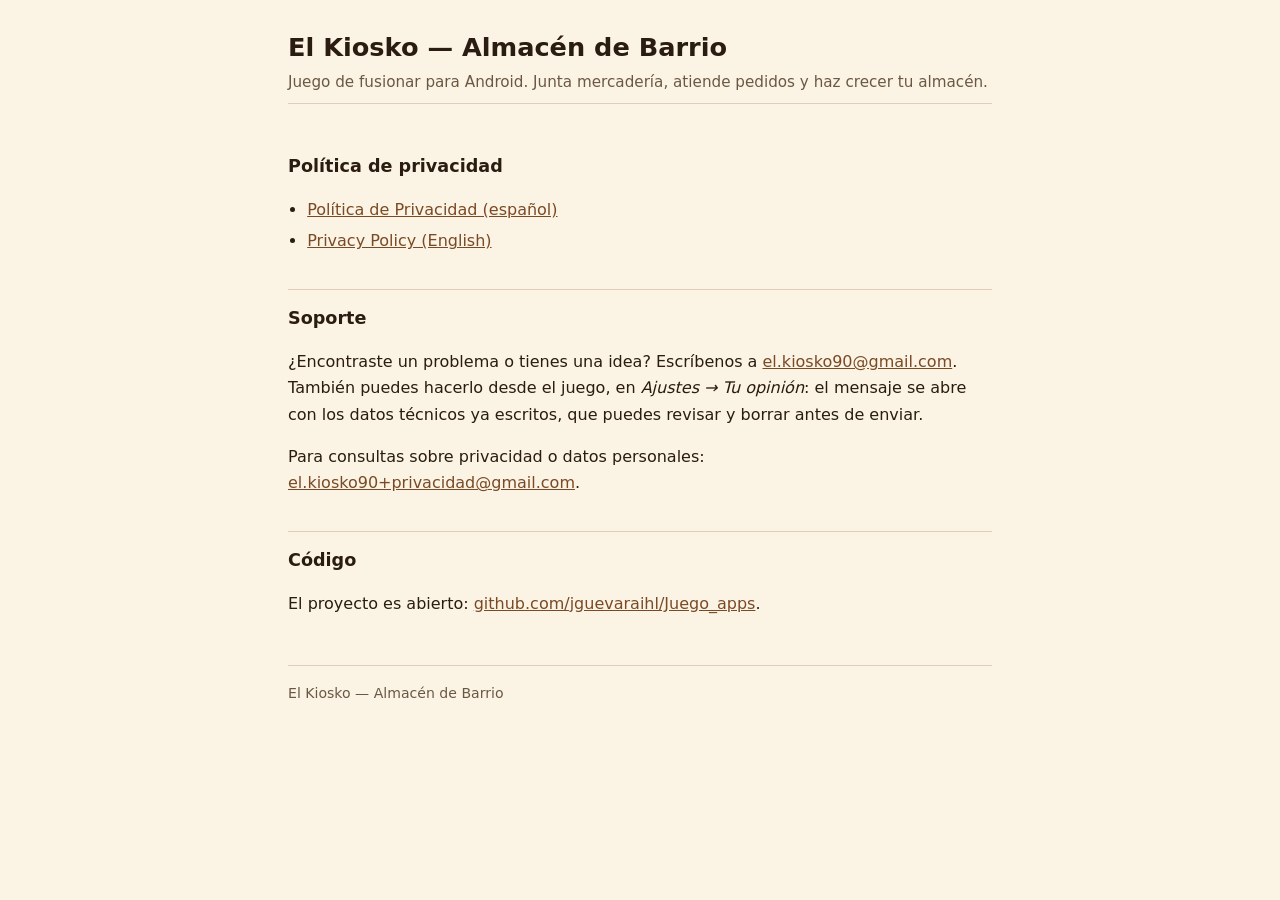
<file: docs/index.html>
<!doctype html>
<html lang="es">
<head>
<meta charset="utf-8">
<meta name="viewport" content="width=device-width, initial-scale=1">
<title>El Kiosko — Almacén de Barrio</title>
<link rel="stylesheet" href="estilo.css">
</head>
<body>

<header>
  <h1>El Kiosko — Almacén de Barrio</h1>
  <p class="sub">Juego de fusionar para Android. Junta mercadería, atiende
  pedidos y haz crecer tu almacén.</p>
</header>

<main>

<h2>Política de privacidad</h2>
<ul>
  <li><a href="privacidad.html">Política de Privacidad (español)</a></li>
  <li><a href="privacy.html">Privacy Policy (English)</a></li>
</ul>

<h2>Soporte</h2>
<p>¿Encontraste un problema o tienes una idea? Escríbenos a
<a href="mailto:el.kiosko90@gmail.com">el.kiosko90@gmail.com</a>.
También puedes hacerlo desde el juego, en <em>Ajustes → Tu opinión</em>: el
mensaje se abre con los datos técnicos ya escritos, que puedes revisar y borrar
antes de enviar.</p>
<p>Para consultas sobre privacidad o datos personales:
<a href="mailto:el.kiosko90+privacidad@gmail.com">el.kiosko90+privacidad@gmail.com</a>.</p>

<h2>Código</h2>
<p>El proyecto es abierto:
<a href="https://github.com/jguevaraihl/Juego_apps">github.com/jguevaraihl/Juego_apps</a>.</p>

</main>

<footer>
  El Kiosko — Almacén de Barrio
</footer>

</body>
</html>
</file>
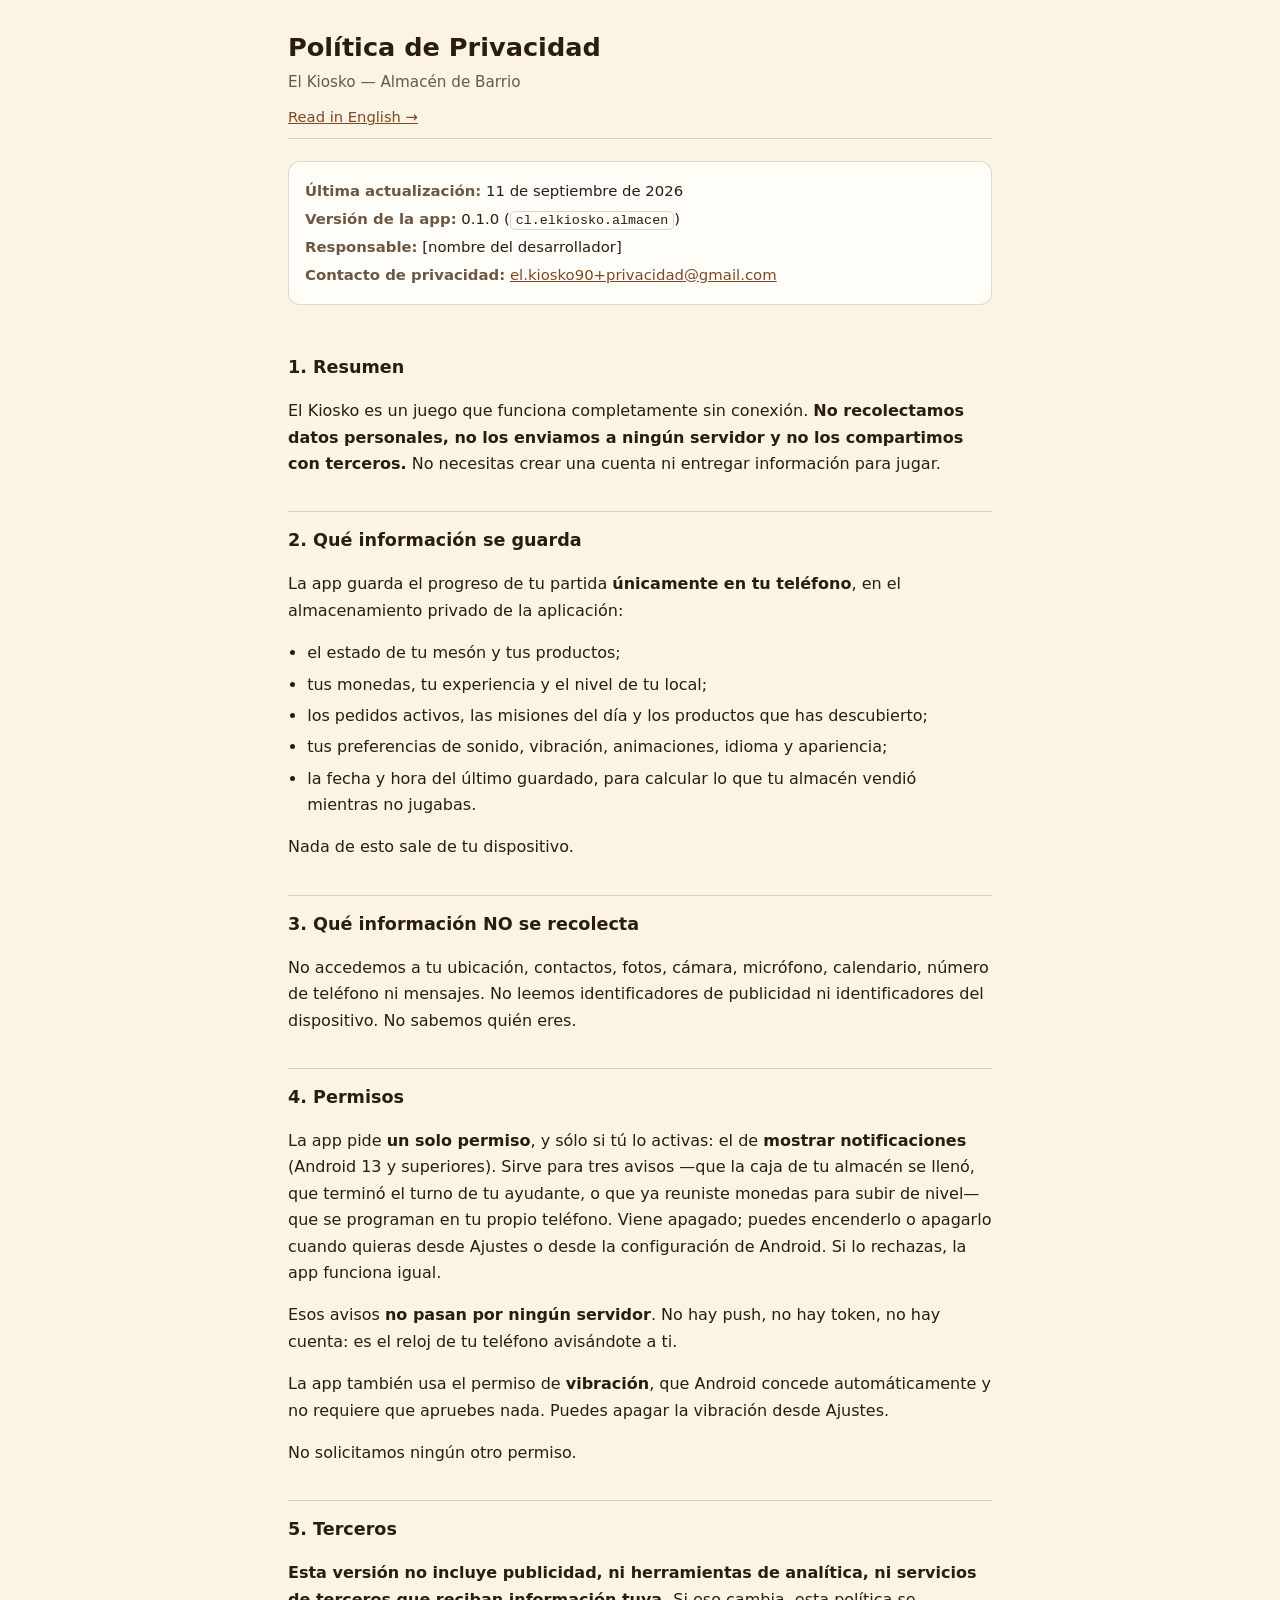
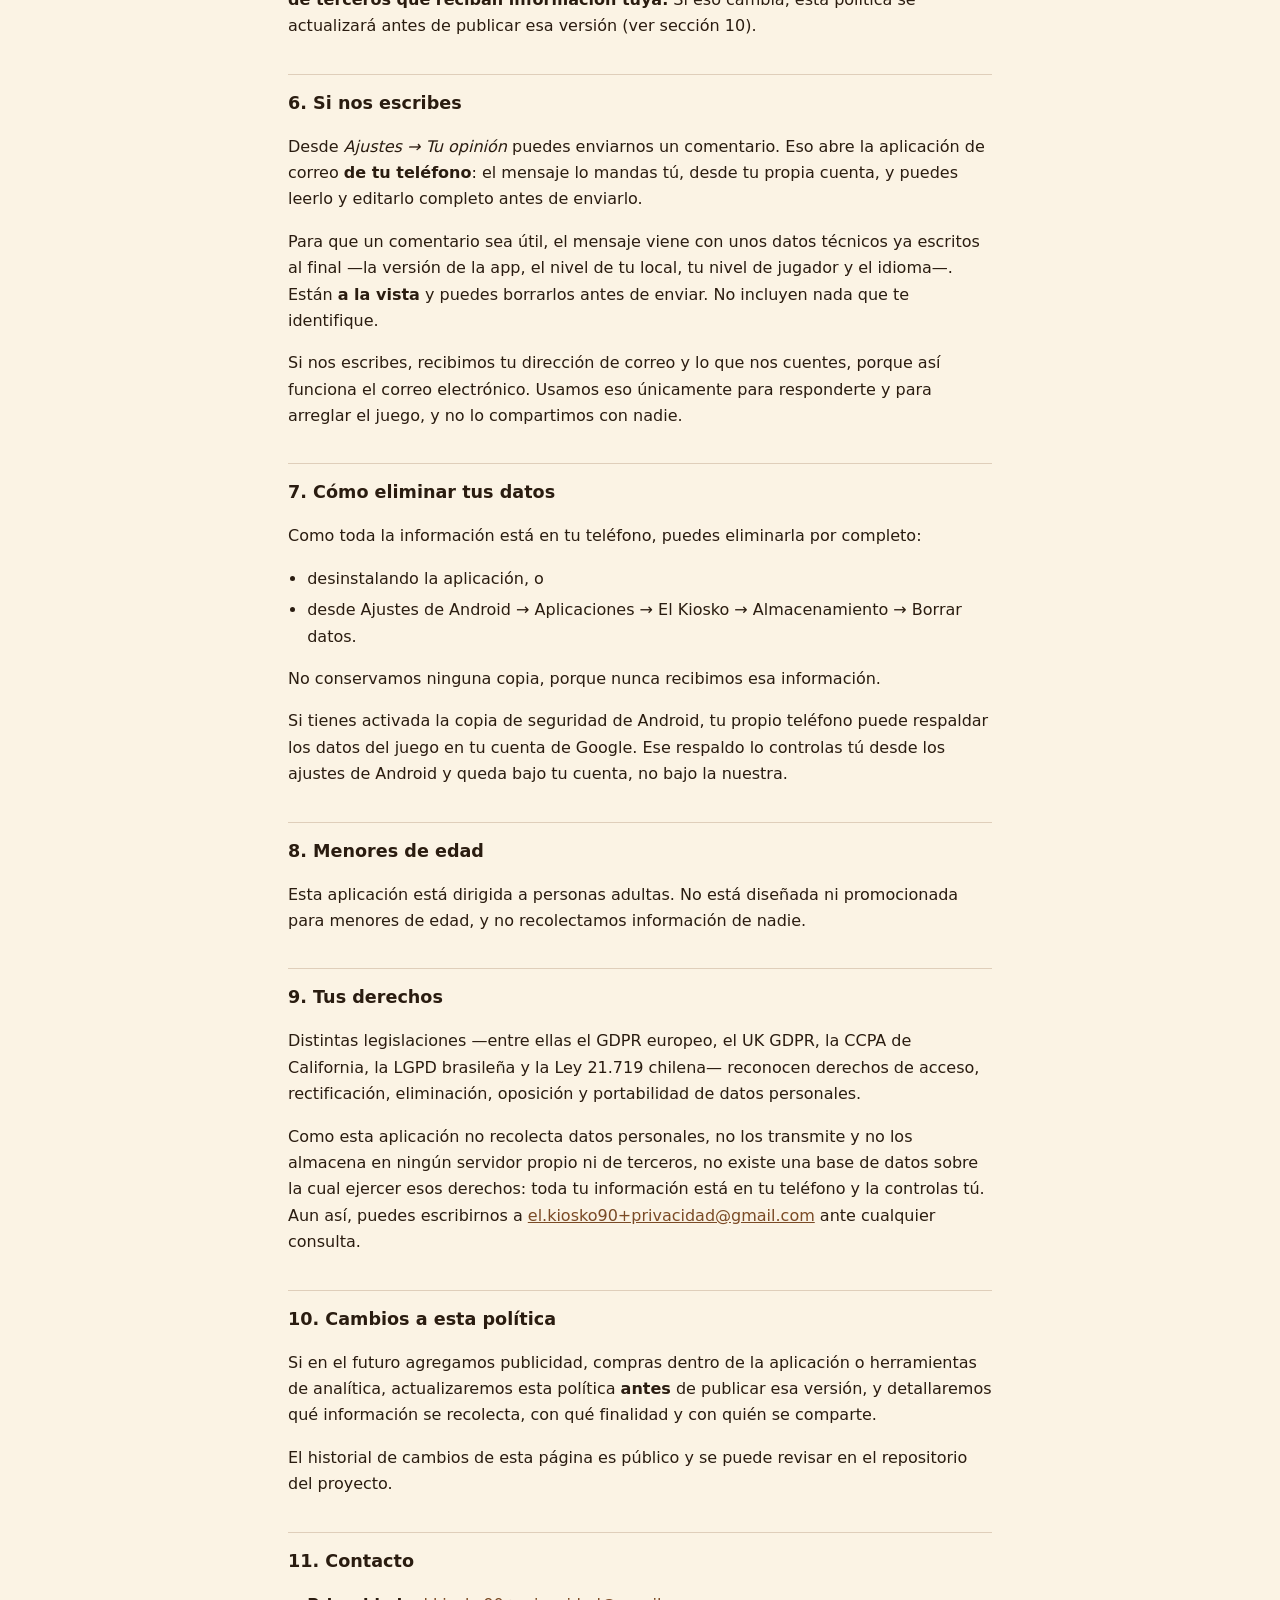
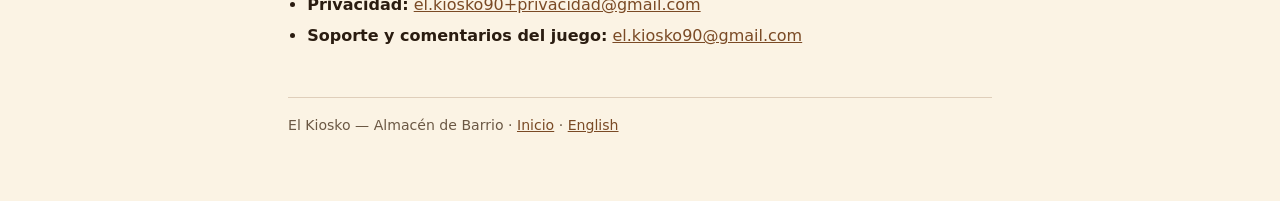
<file: docs/privacidad.html>
<!doctype html>
<html lang="es">
<head>
<meta charset="utf-8">
<meta name="viewport" content="width=device-width, initial-scale=1">
<title>Política de Privacidad — El Kiosko: Almacén de Barrio</title>
<link rel="stylesheet" href="estilo.css">
</head>
<body>

<header>
  <h1>Política de Privacidad</h1>
  <p class="sub">El Kiosko — Almacén de Barrio</p>
  <a class="lang" href="privacy.html">Read in English →</a>
</header>

<main>

<div class="meta">
  <div><b>Última actualización:</b> 11 de septiembre de 2026</div>
  <div><b>Versión de la app:</b> 0.1.0 (<code>cl.elkiosko.almacen</code>)</div>
  <div><b>Responsable:</b> <!-- CAMBIAR: nombre o razón social del publisher, el mismo que se declara en Google Play Console -->[nombre del desarrollador]</div>
  <div><b>Contacto de privacidad:</b> <a href="mailto:el.kiosko90+privacidad@gmail.com">el.kiosko90+privacidad@gmail.com</a></div>
</div>

<h2>1. Resumen</h2>
<p>El Kiosko es un juego que funciona completamente sin conexión.
<strong>No recolectamos datos personales, no los enviamos a ningún servidor y no
los compartimos con terceros.</strong> No necesitas crear una cuenta ni entregar
información para jugar.</p>

<h2>2. Qué información se guarda</h2>
<p>La app guarda el progreso de tu partida <strong>únicamente en tu
teléfono</strong>, en el almacenamiento privado de la aplicación:</p>
<ul>
  <li>el estado de tu mesón y tus productos;</li>
  <li>tus monedas, tu experiencia y el nivel de tu local;</li>
  <li>los pedidos activos, las misiones del día y los productos que has descubierto;</li>
  <li>tus preferencias de sonido, vibración, animaciones, idioma y apariencia;</li>
  <li>la fecha y hora del último guardado, para calcular lo que tu almacén
      vendió mientras no jugabas.</li>
</ul>
<p>Nada de esto sale de tu dispositivo.</p>

<h2>3. Qué información NO se recolecta</h2>
<p>No accedemos a tu ubicación, contactos, fotos, cámara, micrófono, calendario,
número de teléfono ni mensajes. No leemos identificadores de publicidad ni
identificadores del dispositivo. No sabemos quién eres.</p>

<h2>4. Permisos</h2>
<p>La app pide <strong>un solo permiso</strong>, y sólo si tú lo activas: el de
<strong>mostrar notificaciones</strong> (Android 13 y superiores). Sirve para
tres avisos —que la caja de tu almacén se llenó, que terminó el turno de tu
ayudante, o que ya reuniste monedas para subir de nivel— que se programan en tu
propio teléfono. Viene apagado; puedes encenderlo o apagarlo cuando quieras
desde Ajustes o desde la configuración de Android. Si lo rechazas, la app
funciona igual.</p>
<p>Esos avisos <strong>no pasan por ningún servidor</strong>. No hay push, no hay
token, no hay cuenta: es el reloj de tu teléfono avisándote a ti.</p>
<p>La app también usa el permiso de <strong>vibración</strong>, que Android
concede automáticamente y no requiere que apruebes nada. Puedes apagar la
vibración desde Ajustes.</p>
<p>No solicitamos ningún otro permiso.</p>

<h2>5. Terceros</h2>
<p><strong>Esta versión no incluye publicidad, ni herramientas de analítica, ni
servicios de terceros que reciban información tuya.</strong> Si eso cambia, esta
política se actualizará antes de publicar esa versión (ver sección 10).</p>

<h2>6. Si nos escribes</h2>
<p>Desde <em>Ajustes → Tu opinión</em> puedes enviarnos un comentario. Eso abre
la aplicación de correo <strong>de tu teléfono</strong>: el mensaje lo mandas tú,
desde tu propia cuenta, y puedes leerlo y editarlo completo antes de enviarlo.</p>
<p>Para que un comentario sea útil, el mensaje viene con unos datos técnicos ya
escritos al final —la versión de la app, el nivel de tu local, tu nivel de
jugador y el idioma—. Están <strong>a la vista</strong> y puedes borrarlos antes
de enviar. No incluyen nada que te identifique.</p>
<p>Si nos escribes, recibimos tu dirección de correo y lo que nos cuentes,
porque así funciona el correo electrónico. Usamos eso únicamente para
responderte y para arreglar el juego, y no lo compartimos con nadie.</p>

<h2>7. Cómo eliminar tus datos</h2>
<p>Como toda la información está en tu teléfono, puedes eliminarla por
completo:</p>
<ul>
  <li>desinstalando la aplicación, o</li>
  <li>desde Ajustes de Android → Aplicaciones → El Kiosko → Almacenamiento →
      Borrar datos.</li>
</ul>
<p>No conservamos ninguna copia, porque nunca recibimos esa información.</p>
<p>Si tienes activada la copia de seguridad de Android, tu propio teléfono puede
respaldar los datos del juego en tu cuenta de Google. Ese respaldo lo controlas
tú desde los ajustes de Android y queda bajo tu cuenta, no bajo la nuestra.</p>

<h2>8. Menores de edad</h2>
<p>Esta aplicación está dirigida a personas adultas. No está diseñada ni
promocionada para menores de edad, y no recolectamos información de nadie.</p>

<h2>9. Tus derechos</h2>
<p>Distintas legislaciones —entre ellas el GDPR europeo, el UK GDPR, la CCPA de
California, la LGPD brasileña y la Ley 21.719 chilena— reconocen derechos de
acceso, rectificación, eliminación, oposición y portabilidad de datos
personales.</p>
<p>Como esta aplicación no recolecta datos personales, no los transmite y no los
almacena en ningún servidor propio ni de terceros, no existe una base de datos
sobre la cual ejercer esos derechos: toda tu información está en tu teléfono y
la controlas tú. Aun así, puedes escribirnos a
<a href="mailto:el.kiosko90+privacidad@gmail.com">el.kiosko90+privacidad@gmail.com</a>
ante cualquier consulta.</p>

<h2>10. Cambios a esta política</h2>
<p>Si en el futuro agregamos publicidad, compras dentro de la aplicación o
herramientas de analítica, actualizaremos esta política <strong>antes</strong> de
publicar esa versión, y detallaremos qué información se recolecta, con qué
finalidad y con quién se comparte.</p>
<p>El historial de cambios de esta página es público y se puede revisar en el
repositorio del proyecto.</p>

<h2>11. Contacto</h2>
<ul>
  <li><b>Privacidad:</b>
      <a href="mailto:el.kiosko90+privacidad@gmail.com">el.kiosko90+privacidad@gmail.com</a></li>
  <li><b>Soporte y comentarios del juego:</b>
      <a href="mailto:el.kiosko90@gmail.com">el.kiosko90@gmail.com</a></li>
</ul>

</main>

<footer>
  El Kiosko — Almacén de Barrio ·
  <a href="index.html">Inicio</a> ·
  <a href="privacy.html">English</a>
</footer>

</body>
</html>
</file>
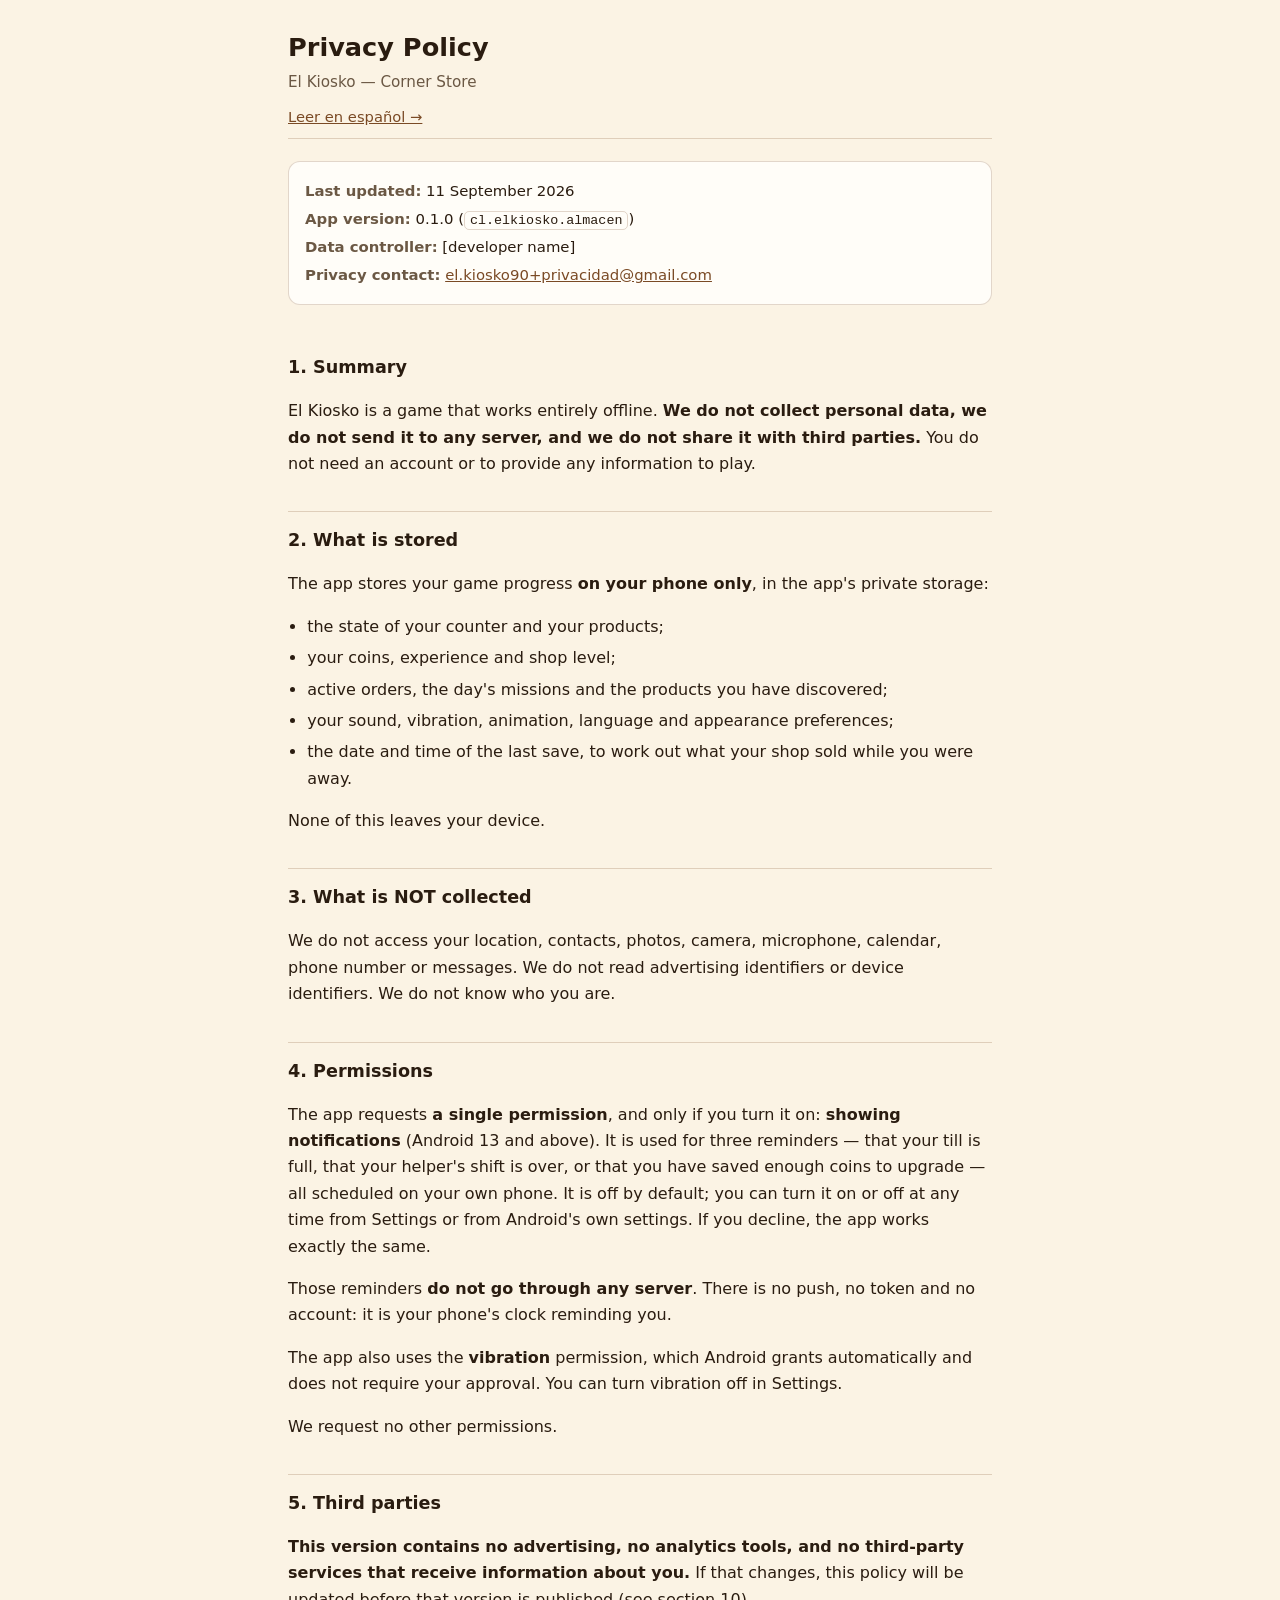
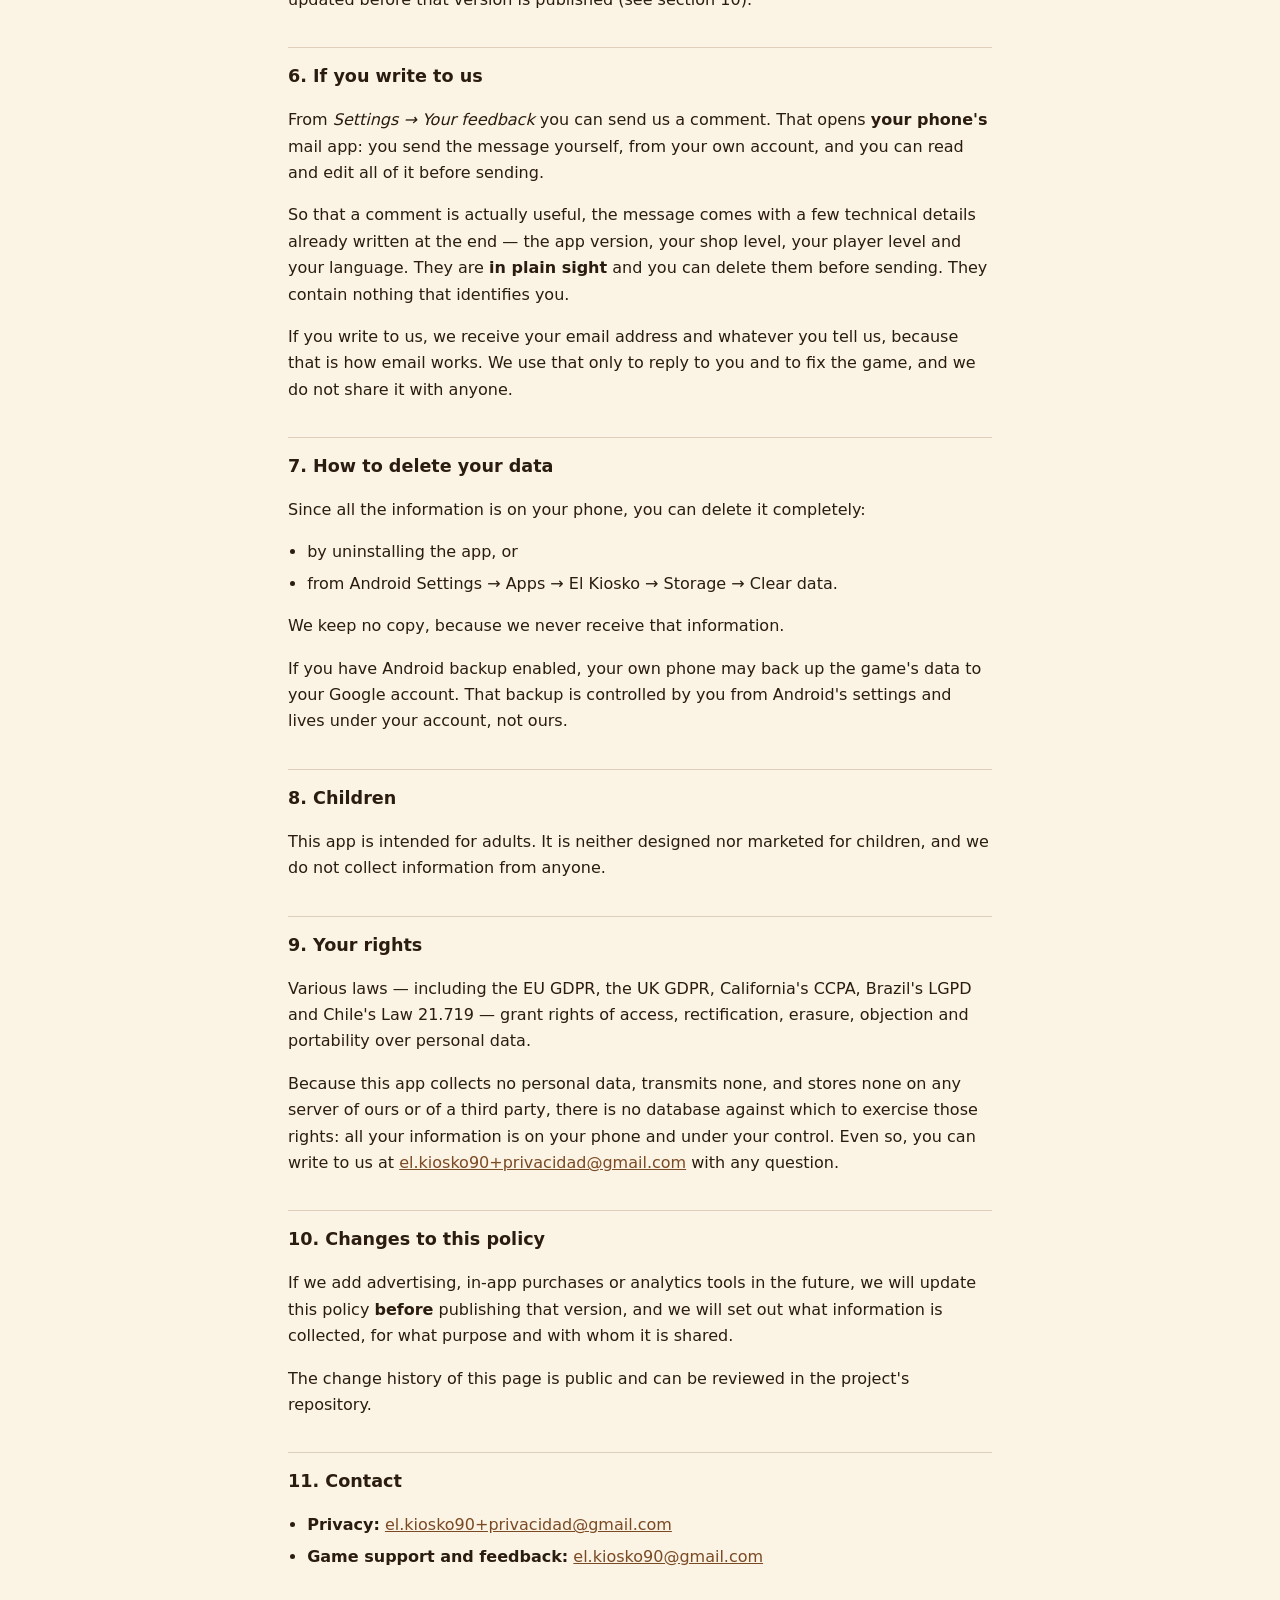
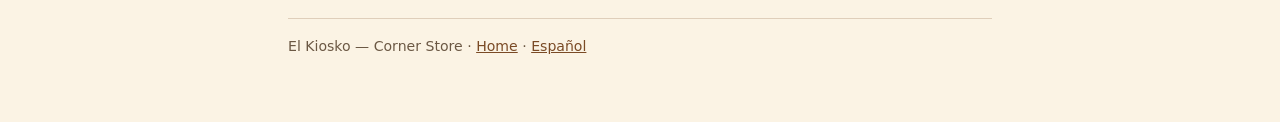
<file: docs/privacy.html>
<!doctype html>
<html lang="en">
<head>
<meta charset="utf-8">
<meta name="viewport" content="width=device-width, initial-scale=1">
<title>Privacy Policy — El Kiosko: Corner Store</title>
<link rel="stylesheet" href="estilo.css">
</head>
<body>

<header>
  <h1>Privacy Policy</h1>
  <p class="sub">El Kiosko — Corner Store</p>
  <a class="lang" href="privacidad.html">Leer en español →</a>
</header>

<main>

<div class="meta">
  <div><b>Last updated:</b> 11 September 2026</div>
  <div><b>App version:</b> 0.1.0 (<code>cl.elkiosko.almacen</code>)</div>
  <div><b>Data controller:</b> <!-- CAMBIAR: mismo nombre que en la versión en español -->[developer name]</div>
  <div><b>Privacy contact:</b> <a href="mailto:el.kiosko90+privacidad@gmail.com">el.kiosko90+privacidad@gmail.com</a></div>
</div>

<h2>1. Summary</h2>
<p>El Kiosko is a game that works entirely offline. <strong>We do not collect
personal data, we do not send it to any server, and we do not share it with
third parties.</strong> You do not need an account or to provide any information
to play.</p>

<h2>2. What is stored</h2>
<p>The app stores your game progress <strong>on your phone only</strong>, in the
app's private storage:</p>
<ul>
  <li>the state of your counter and your products;</li>
  <li>your coins, experience and shop level;</li>
  <li>active orders, the day's missions and the products you have discovered;</li>
  <li>your sound, vibration, animation, language and appearance preferences;</li>
  <li>the date and time of the last save, to work out what your shop sold while
      you were away.</li>
</ul>
<p>None of this leaves your device.</p>

<h2>3. What is NOT collected</h2>
<p>We do not access your location, contacts, photos, camera, microphone,
calendar, phone number or messages. We do not read advertising identifiers or
device identifiers. We do not know who you are.</p>

<h2>4. Permissions</h2>
<p>The app requests <strong>a single permission</strong>, and only if you turn it
on: <strong>showing notifications</strong> (Android 13 and above). It is used for
three reminders — that your till is full, that your helper's shift is over, or
that you have saved enough coins to upgrade — all scheduled on your own phone.
It is off by default; you can turn it on or off at any time from Settings or from
Android's own settings. If you decline, the app works exactly the same.</p>
<p>Those reminders <strong>do not go through any server</strong>. There is no
push, no token and no account: it is your phone's clock reminding you.</p>
<p>The app also uses the <strong>vibration</strong> permission, which Android
grants automatically and does not require your approval. You can turn vibration
off in Settings.</p>
<p>We request no other permissions.</p>

<h2>5. Third parties</h2>
<p><strong>This version contains no advertising, no analytics tools, and no
third-party services that receive information about you.</strong> If that
changes, this policy will be updated before that version is published (see
section 10).</p>

<h2>6. If you write to us</h2>
<p>From <em>Settings → Your feedback</em> you can send us a comment. That opens
<strong>your phone's</strong> mail app: you send the message yourself, from your
own account, and you can read and edit all of it before sending.</p>
<p>So that a comment is actually useful, the message comes with a few technical
details already written at the end — the app version, your shop level, your
player level and your language. They are <strong>in plain sight</strong> and you
can delete them before sending. They contain nothing that identifies you.</p>
<p>If you write to us, we receive your email address and whatever you tell us,
because that is how email works. We use that only to reply to you and to fix the
game, and we do not share it with anyone.</p>

<h2>7. How to delete your data</h2>
<p>Since all the information is on your phone, you can delete it completely:</p>
<ul>
  <li>by uninstalling the app, or</li>
  <li>from Android Settings → Apps → El Kiosko → Storage → Clear data.</li>
</ul>
<p>We keep no copy, because we never receive that information.</p>
<p>If you have Android backup enabled, your own phone may back up the game's data
to your Google account. That backup is controlled by you from Android's settings
and lives under your account, not ours.</p>

<h2>8. Children</h2>
<p>This app is intended for adults. It is neither designed nor marketed for
children, and we do not collect information from anyone.</p>

<h2>9. Your rights</h2>
<p>Various laws — including the EU GDPR, the UK GDPR, California's CCPA,
Brazil's LGPD and Chile's Law 21.719 — grant rights of access, rectification,
erasure, objection and portability over personal data.</p>
<p>Because this app collects no personal data, transmits none, and stores none on
any server of ours or of a third party, there is no database against which to
exercise those rights: all your information is on your phone and under your
control. Even so, you can write to us at
<a href="mailto:el.kiosko90+privacidad@gmail.com">el.kiosko90+privacidad@gmail.com</a>
with any question.</p>

<h2>10. Changes to this policy</h2>
<p>If we add advertising, in-app purchases or analytics tools in the future, we
will update this policy <strong>before</strong> publishing that version, and we
will set out what information is collected, for what purpose and with whom it is
shared.</p>
<p>The change history of this page is public and can be reviewed in the
project's repository.</p>

<h2>11. Contact</h2>
<ul>
  <li><b>Privacy:</b>
      <a href="mailto:el.kiosko90+privacidad@gmail.com">el.kiosko90+privacidad@gmail.com</a></li>
  <li><b>Game support and feedback:</b>
      <a href="mailto:el.kiosko90@gmail.com">el.kiosko90@gmail.com</a></li>
</ul>

</main>

<footer>
  El Kiosko — Corner Store ·
  <a href="index.html">Home</a> ·
  <a href="privacidad.html">Español</a>
</footer>

</body>
</html>
</file>
<file: docs/estilo.css>
/* Hoja compartida por las páginas de docs/.
   Sin fuentes ni recursos externos a propósito: esta URL tiene que abrir
   siempre, rápido y sin login, porque Google Play la revisa y los jugadores
   la consultan desde el teléfono con mala señal. */
:root {
  color-scheme: light dark;
  --papel: #fbf3e4;
  --tinta: #2a1c10;
  --tinta-suave: #6b5844;
  --madera: #7a4a25;
  --borde: rgba(122, 74, 37, 0.22);
  --tarjeta: #fffdf8;
}
@media (prefers-color-scheme: dark) {
  :root {
    --papel: #17120d;
    --tinta: #f2e8da;
    --tinta-suave: #b9a892;
    --madera: #d9a066;
    --borde: rgba(217, 160, 102, 0.25);
    --tarjeta: #201911;
  }
}
* { box-sizing: border-box; }
body {
  margin: 0;
  padding: 0 20px 64px;
  background: var(--papel);
  color: var(--tinta);
  font: 16px/1.65 system-ui, -apple-system, "Segoe UI", Roboto, sans-serif;
}
main { max-width: 44rem; margin: 0 auto; }
header {
  max-width: 44rem;
  margin: 0 auto;
  padding: 32px 0 8px;
  border-bottom: 1px solid var(--borde);
}
h1 { font-size: 1.6rem; line-height: 1.25; margin: 0 0 6px; }
h2 {
  font-size: 1.1rem;
  margin: 34px 0 8px;
  padding-top: 14px;
  border-top: 1px solid var(--borde);
}
h2:first-of-type { border-top: 0; }
.sub { color: var(--tinta-suave); margin: 0; font-size: 0.95rem; }
.meta {
  background: var(--tarjeta);
  border: 1px solid var(--borde);
  border-radius: 12px;
  padding: 14px 16px;
  margin: 22px 0 8px;
  font-size: 0.93rem;
}
.meta div { margin: 3px 0; }
.meta b { color: var(--tinta-suave); font-weight: 600; }
a { color: var(--madera); }
ul { padding-left: 1.2rem; }
li { margin: 5px 0; }
code {
  background: var(--tarjeta);
  border: 1px solid var(--borde);
  border-radius: 5px;
  padding: 1px 5px;
  font-size: 0.9em;
}
footer {
  max-width: 44rem;
  margin: 48px auto 0;
  padding-top: 16px;
  border-top: 1px solid var(--borde);
  color: var(--tinta-suave);
  font-size: 0.88rem;
}
.lang {
  display: inline-block;
  margin-top: 10px;
  font-size: 0.92rem;
}
</file>
